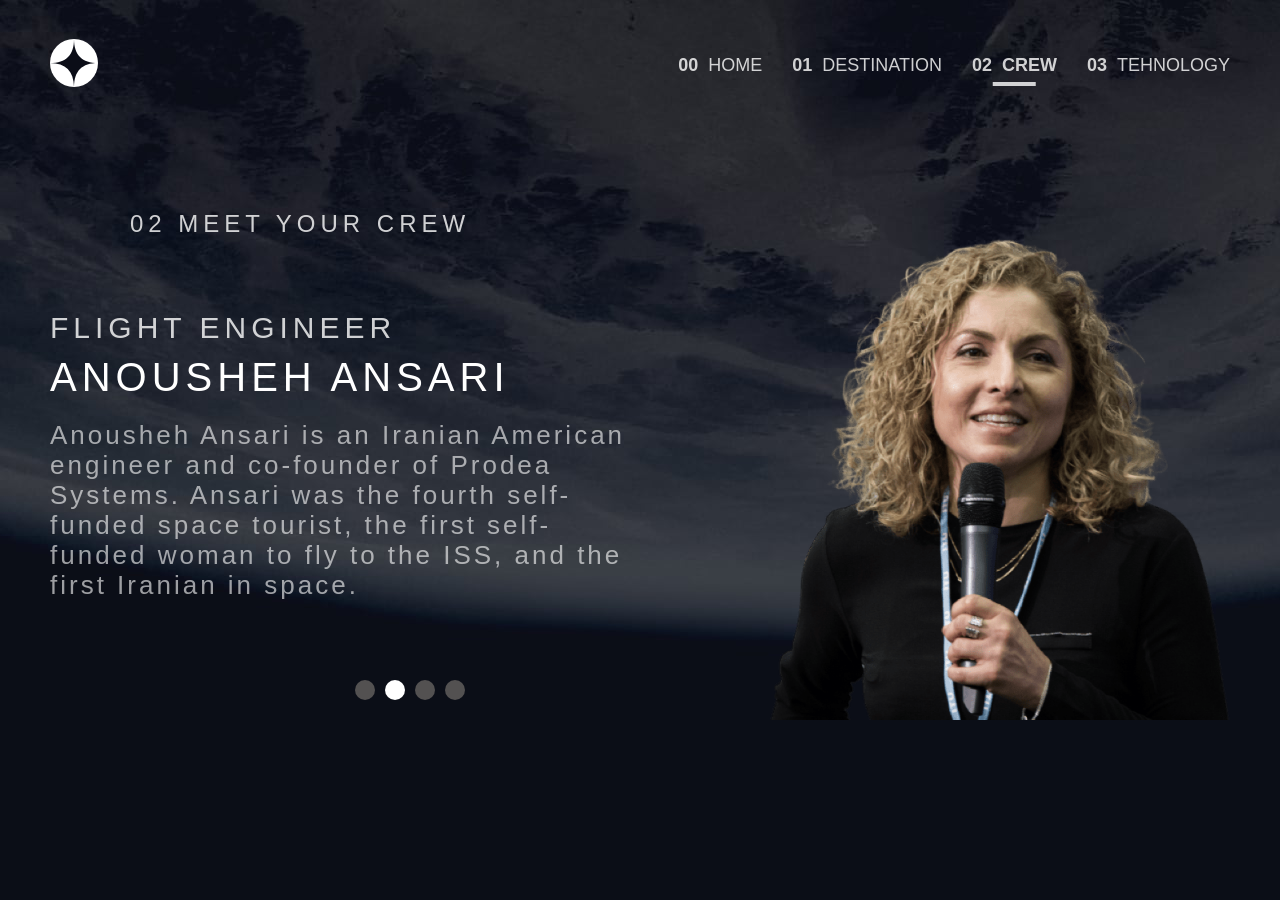
<file: crews.html>
<!DOCTYPE html>
<html lang="en">
<head>
    <meta charset="UTF-8">
    <meta name="viewport" content="width=device-width, initial-scale=1.0">
    <title>Document</title>
    <link rel="stylesheet" href="style.css">
</head>
<body>
    <div class="beans">

         <nav>

            <div class="im">
                <img src="image/logo.svg" alt="logo">
            </div>
            
            <div class="mon"> 
                  
            <div class="burger">
                <img src="image/icon-hamburger.svg" alt="humber">
            </div>
       
            <div class="you">
            <li>
                <a href="index.html">
                    <span class="o"><strong>00</strong></span> HOME
                </a> 
            </li>
                
            <li>
               <a href="mars.html">
               <span class="o"><strong>01</strong></span> DESTINATION
                    
                </a> 
            </li>

            <li>
                <a href="crews.html" >
                    <span class="o"><strong>02</strong></span> CREW   
                </a>
            </li>

            <li>
                 <a href="work.html">
                    <span class="o"><strong>03</strong></span> TEHNOLOGY
                </a>
            </li>
       </div>
        </div>        
        </nav>
        
        <p class="pop">02 MEET YOUR CREW</p>
        <div class="display"></div>
    </div>

    <script src="crew.js"></script>
    <script src="nav.js"></script>
</body>
</html>
</file>
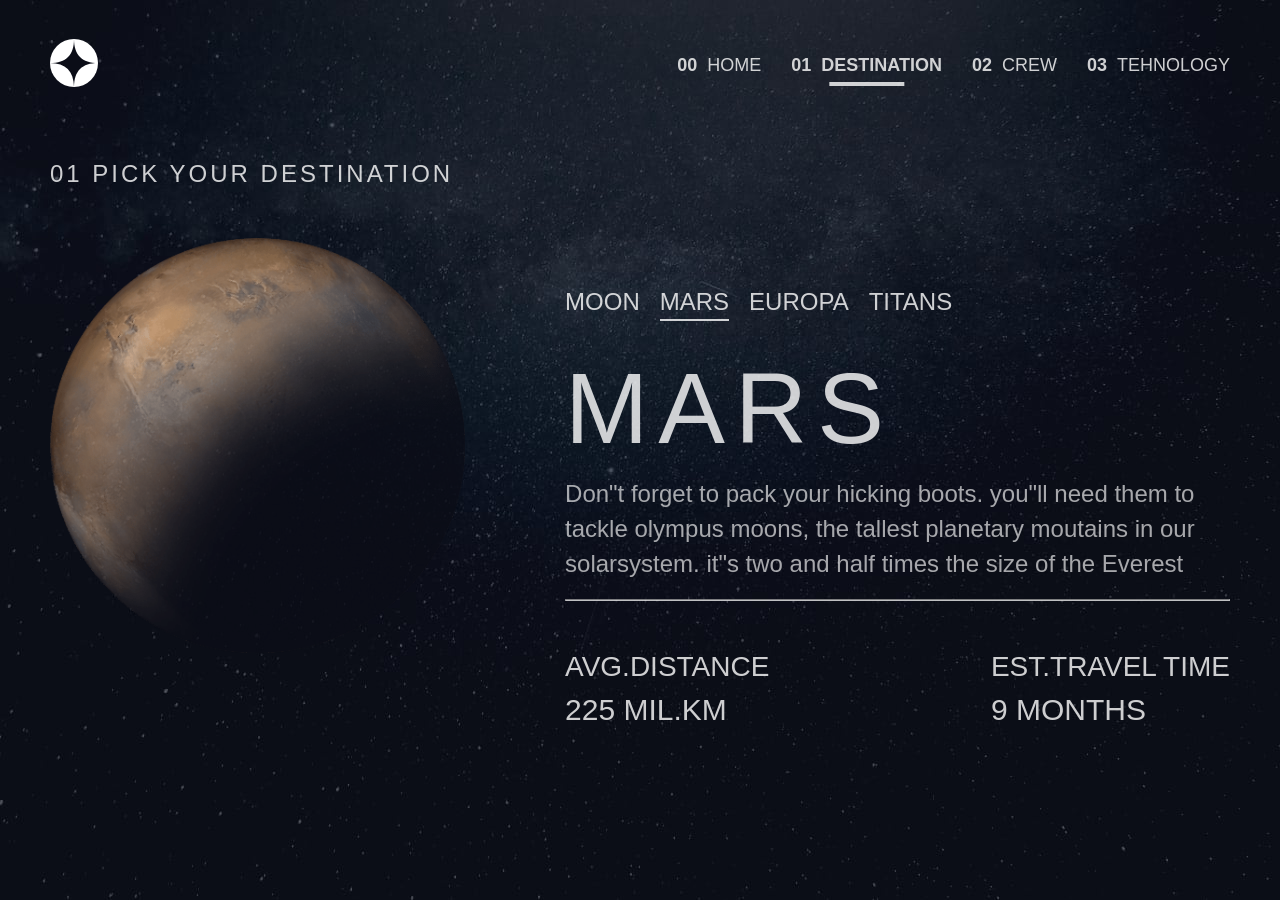
<file: mars.html>
<!DOCTYPE html>
<html lang="en">
<head>
    <meta charset="UTF-8">
    <meta name="viewport" content="width=device-width, initial-scale=1.0">
    <title>Document</title>
    <link rel="stylesheet" href="style.css">
</head>
<body>
    <div class="hold">
         <nav class="kis">

            <div class="im">
                <img src="image/logo.svg" alt="logo">
            </div>
            
            <div class="mon">
                
            <div class="burger">
                <img src="image/icon-hamburger.svg" alt="humber">
            </div>
       
            <div class="you">
            <li>
                <a href="index.html">
                    <span class="o"><strong>00</strong></span> HOME
                </a> 
            </li>
                
            <li>
               <a href="mars.html">
               <span class="o"><strong>01</strong></span> DESTINATION
                    
                </a> 
            </li>

            <li>
                <a href="crews.html">
                    <span class="o"><strong>02</strong></span> CREW   
                </a>
            </li>

            <li>
                 <a href="work.html">
                    <span class="o"><strong>03</strong></span> TEHNOLOGY
                </a>
            </li>
       </div>
        </div>        
        </nav>
        <div class="yes">
            
                <span class="pick">01 PICK YOUR DESTINATION</span>
    
                <div class="sho">
                     <div class="age">
                <img src="image/image-mars.png" alt="image" class="imgs">
                     </div>
                
             <div class="snail">
                            <div class="bes">
                <button id="but" class="tab">MOON</button>
                <button id="bit" class="tab active">MARS</button>
                 <button id="bot" class="tab">EUROPA</button>
                <button id="buts" class="tab">TITANS</button>
            </div>
            <div class="show"></div>
             </div>
            

                </div>
           
        </div>

    </div>
    <script src="script.js"></script>
    <script src="nav.js"></script>
</body>
</html>
</file>
<file: style.css>
* {
    margin: 0;
    padding: 0;
    box-sizing: border-box;
}


body{
    margin: 0;
    padding: 0;
    box-sizing: border-box;
    color: white;
    font-family: sans-serif;
}
.holder{
    min-height: 100vh;
    background-image: url('image/background-home-mobile.jpg');
    padding:20px 20px;
    background-size: cover;
    background-position: center;
    display: flex;
    flex-direction: column;
    width: 100%;
   height: auto;
   text-align: center;
    overflow-x: hidden;
    
}
@keyframes lefts{
    from{
        transform: translateX(-100%)
    }to{
        transform: translateX(0);
    }
}
@keyframes side{
    from{
        transform: translateX(100%)
    }to{
        transform: translateX(0);
    }
}
@keyframes slid{
    from{
        transform: translateY(-100%)
    }to{
        transform: translateY(0);
    }
}
@keyframes right{
    from{
        transform: translateX(100%);
        
    }to{
        transform: translateX(0);
    }
}
@keyframes down{
    from{
        transform: translateY(100%)
    }to{
        transform: translateY(0);
    }
}
@keyframes slids{
    from{
        transform: translateX(-100%);
        opacity:0;
    }to{
        transform: translateX(0);
        opacity: 1;
    }
}
nav{
    display: flex;
    justify-content: space-between;
    word-spacing: 10px;
    align-items: center;
    font-size: 18px;
    margin-bottom: 50px;
}
.you li {
  list-style: none;
  display: inline-block;
  position: relative;
  
}
.you a {
  position: relative;
  text-decoration: none;
  color: white;
  font-weight: 400;
  transition: color 0.3s ease;
  
}

.you a::after {
  content: '';
  position: absolute;
  bottom: -10px;
  left: 50%;
  transform: translateX(-50%);
  height: 4px;
  width: 0%;
  background-color: white;
  transition: width 0.3s ease;
}
.you a.active::after {
  width: 50%;
  background-color: white;
}
.you a.active {
  color: white;
  font-weight: 600;
}
.you a:hover::after {
  width: 50%;
}


.burger {
  width: 50px;
  cursor: pointer;
  z-index: 1000;
  display: block;
}
.you {
  position: fixed;
  bottom: 0;
  top: 0;
  right: 0;
  width: 80%; /* wider, responsive */
  max-width: 300px; /* caps width on larger mobiles */
  background-image: url('image/background-destination-mobile.jpg');
  background-size: cover;
  background-position: center;
  flex-direction: column;
  gap: 50px; /* slightly smaller gap to fit items */
  display: flex;
  padding-top: 150px; /* reduce padding for small screens */
  padding-left: 20px;
  text-align: center;
opacity: 0.8;
  border-radius: 10px 0 0 10px;
  text-align: start;
  z-index: 1000;
  transition: transform 0.4s ease, opacity 0.4s ease;
  transform: translateX(100%);
  opacity: 0;
  pointer-events: auto;
  overflow-y: auto; /* allows scrolling if content is taller than viewport */
}


.mon{
    display: flex;
    flex-direction: column;
}
.burger{
    display: block;
    position: relative;
    z-index: 1100;
}
    .div{
    display: flex;
    flex-direction: column;
    align-items: center;
    text-align: center; 
    margin-bottom: 50px;
}
.so{
    font-size: 22px; 
    letter-spacing: 2px;
    padding-bottom: 15px;
    opacity: 0.8;
}
.one{
    font-size: 20px;
    padding-top: 20px;
    line-height: 30px;
    text-align: center;
    opacity: 0.8;
    margin-bottom: 0px;
}

.two{
    display: flex;
    margin-top: 20px;
    align-items: center;
    flex-direction: column;
    animation-name: slid;
    animation-duration: 1s;
    animation-fill-mode: forwards;
    margin-bottom: 20px;
    }
    .space{
    font-size: 50px;
    letter-spacing: 5px;
    margin: 0;
}
.ex{
    background-color: white;
    padding: 150px;
    height: 120px;
    width: 120px;
    margin: 0 auto;
    border: none;
    border-radius: 50%;
    align-items: center;
    justify-content: center;
    display: flex;
    cursor: pointer;
    font-size: 18px;
    letter-spacing: 3px;
}
.hold{
    background-image: url('image/background-destination-mobile.jpg');
    color: white;
    background-size: cover;
    background-position: center;
    padding: 20px 20px;
min-height: 100vh;

    width: 100%;
    overflow-x: hidden;
}
.pick{
    font-size: 18px;
    opacity: 0.8;
    white-space: nowrap;
    letter-spacing: 3px;
     position: relative;  
     text-align: center;
     margin-top: 20px; 
}
.yes{
    margin-top: 50px;
}
.sho{
    display: flex;
    flex-direction: column;
    justify-content: center;
    padding-top: 50px;
    opacity: 0.8;
   
}

.age{
    width: 100%; 
    animation-name:slids ;
    display: flex;
    align-items: center;
    justify-content: center;
    animation-duration: 2s;
    overflow: hidden;
    animation-fill-mode: forwards;
    animation-timing-function: cubic-bezier(0, .77, 1, 1);
}

.bes{
    display: flex;
    gap:20px;
    margin-top: 50px;
    justify-content: center;
   align-items: center;
   flex-wrap: nowrap;
}
.you.show {
  transform: translateX(0);
  opacity: 1;
  display: flex;
  pointer-events: auto;
}

.tab {
  background: none;
  border: none;
  color: white;
  font-size: 18px;
  cursor: pointer;
  padding-bottom: 5px;
  position: relative;
  transition: color 0.3s ease;
}

.tab::after {
  content: "";
  position: absolute;
  left: 0;
  bottom: 0;
  width: 0%;
  height: 2px;
  background-color: white;
  transition: width 0.3s ease;
}
.tab.active::after {
  width: 100%;
}

.an{
    display: flex;
    flex-direction: column;
    align-items: center;
}
.nis{
    display: flex;
    justify-content: space-between;
    margin-top: 50px;
    align-items: center;
}
.bl{
    display: flex;
    flex-direction: column;
    gap: 10px;
}
.num{
    font-size: 24px;
}

.cl{
    font-size: 50px;
    margin-bottom: 10px;
    letter-spacing: 10px;
    margin-top: 30px;
    color: white;
    opacity: 2;
}
.stor{
    line-height: 35px;
    font-size: 20px;
    text-align: center;
    opacity: 0.8;
}
.beans{
   background-image: url('image/background-crew-mobile.jpg');
    color: #ffffff;
min-height: 100vh;

    background-size: cover;
    background-position: center;
    padding:20px 20px;
    width: 100%;
    overflow-x: hidden;
    display: flex;
    flex-direction: column;
    background-repeat: no-repeat;
  
}
.js{
    display: flex;
    flex-direction: column;
    align-items: center;
}
.ss{
    font-size: 24px;
    opacity: 0.8;
    letter-spacing: 5px;
    margin-top: 50px;
    white-space: nowrap;
    
}

.a{
    font-size: 25px;
    letter-spacing: 5px;
    padding-top: 10px;
    padding-bottom: 20px;
    white-space: nowrap;
}

.word{
    font-size: 24px;
    text-align: center;
    line-height: 25px;
    letter-spacing: 3px;
    padding-bottom: 100px;
    opacity: 0.6;
    
}
.display{
    display: flex;
    flex-direction: column-reverse;
    padding: 0px;
    align-items: center;
    margin-top: 50px;
     animation-name: down; 
    animation-duration: 2s;
    animation-fill-mode: forwards;

}
.lop{
    display: flex;
    gap: 20px;
    
    flex-direction: column-reverse;
    align-items: center;
    
}
.box {
  display: flex;
  gap: 10px;
  margin-top: 30px;
  align-items: center;
  justify-content: center;
}
.tabs{
   background: rgb(83, 81, 81);
  border: none;
  cursor: pointer;
  position: relative;
  padding: 10px;
  width: 20px;
  height: 20px;
  border-radius: 50%;
  transition: color 0.3s ease;
}


.tabs:hover{
background-color: white
}

.tabs.active {
  background-color: white;
  color: black;
}

/*
.tabs {
  background: white;
  border: none;
  cursor: pointer;
  position: relative;
  padding: 5px;
  width: 15px;
  height: 15px;
  border-radius: 50%;
  transition: color 0.3s ease;
}

.tabs::after {
  content: "";
  position: absolute;
  bottom: 0;
  left: 0;
  top: 30px;
  height: 3px;
  width: 0%;
  background-color: white;
  transition: width 0.3s ease;
}

.tabs.active::after {
  width: 100%;
  margin: 0 auto;
}
*/
.ima{
    width: 100%;
}
.age .imgs {
    width: 80%; /* ensure it fits mobile */
    max-width: 300px;
    height: auto;
}
.pop{
    font-size: 25px;
    margin-top: 50px;
    opacity: 0.8;
    letter-spacing: 5px;
     position: relative;   
}

.four{
   background-image: url('image/background-technology-mobile.jpg');
    color: white;
    background-size: cover;
    background-position: center;
    min-height: 100vh;

    padding:20px 20px;
    width: 100%;  
    overflow-x: hidden;
}
.vie{
    display: flex;
    flex-direction: column-reverse;
    padding: 0px;
    align-items: center;
    justify-content: center;
    gap: 20px;
    
}
.jos{
    display: flex;
    flex-direction: row;
    gap: 50px;
    margin-bottom: 30px;
    margin-top: 50px;
    align-items: center;
    justify-content: center;
}

.tas{
    padding: 15px 20px;
    background-color: red;
    text-align: center;
    justify-content: center;
    display: flex;
    font-size: 18px;
    
    color: white;
    border: 1px solid rgb(59, 56, 56);
    background-color: inherit;
    border-radius: 50%;
    cursor: pointer;
    position: relative;
    transition: color 0.3s ease, background-color 0.3s ease;
}


.tas:hover{
background-color: rgba(255, 255, 255, 0.1);
}

.tas.active {
  background-color: white;
  color: black;
}
.six{
    display: flex;
    flex-direction: column;
    align-items: center;
}
.snail{
    animation-name: right;
    animation-duration: 2s;
    animation-fill-mode: forwards;
    animation-timing-function: cubic-bezier(0, .77, 1, 1);
}
.pls{
    font-size: 20px;
    line-height: 1.5;
    opacity: 0.7;
    text-align: center;
}
.tec{
    
    margin-bottom: 10px;
    white-space: nowrap;
    letter-spacing: 5px;
    max-width: 100%;
    width: fit-content;
    font-size: 30px;
}
.the{
    font-size: 15px;
    opacity: 0.5;
    margin-bottom: 10px;
    white-space: nowrap;
    margin-top: 20px;
}
.five{
    display: flex;
    flex-direction: column;
    align-items: center;

    animation-name:side ;
    animation-duration: 2s;
    animation-fill-mode: forwards;
    animation-timing-function: cubic-bezier(0, .77, 1, 1);
    position: relative;
}
 .o{
    display: none;
  }  
  .seven{
        animation-name: lefts;
    position: relative;
    animation-duration: 2s;
    animation-fill-mode: forwards;
    text-align: center;
    animation-duration: 2s;
    animation-fill-mode: forwards;
    animation-timing-function: cubic-bezier(0, .77, 1, 1);
}

.tru{
    width: 100%;
    max-width: 400px;
    display: block;
    margin: 0 auto;
  
}
@media (min-width:768px) {
    .holder{
    background-image: url('image/background-home-tablet.jpg');
    padding:20px 50px;
    background-size: cover;
    background-position: center;
    width: 100%;
    min-height: 100vh;

    
}
.cl{
    font-size: 70px;
}
.tab{
    font-size: 24px;
}

.pick{
    font-size: 24px;
}
.burger{
    display: none;
}
.you a{
    align-items: center;
  display: flex;
  flex-direction: row;
}
.you{
    display: flex;
    position: static;
    transform: none;
    align-items: center;
    opacity: 1;
    flex-direction: row;
    background: none;
    width: 100%;
    margin-top: 0px;
    padding-top: 0px;
    height: 10vh;
    max-width: 100%;
    pointer-events: auto;
    background-image: none;
}

a{
    opacity: 0.8;
}
.space{
    font-size: 150px;
}
   
   .so{
    padding-bottom: 0px;
   }
   .one{
    font-size: 24px;
    width: 75%;
    line-height: 1.9;
    
   } 
   .stor{
    width: 80%;
    font-size: 24px;
   }
   .word{
    width: 80%;
    opacity: 0.6;
    line-height: 1.6;
    font-size: 26px;
   }
   .hold{
    background-image: url('image/background-destination-tablet.jpg');
    color: white;
     min-height: 100vh;
    padding: 20px 50px;
    width: 100%;
}
.a{
    font-size: 50px;
}
.beans{
   background-image: url('image/background-crew-tablet.jpg');
    color: #ffffff;
min-height: 100vh;
    padding:20px 50px;
    flex-direction: column;
    width: 100%;
}
.four{
   background-image: url('image/background-technology-tablet.jpg');
    color: white;   
    min-height: 100vh;

    padding: 20px 50px;
    width: 100%;  
}
.seven{
    text-align: center;

}
.bl{
    font-size: 28px;
}
.tru{
    width: 100%;
    margin: 0 auto;
    height: auto;
}
.tec{
    font-size: 40px;
}
.div{
    margin-bottom: 200px;
}
.age{
    margin-bottom: 100px;
}
.five{
    margin-top: 100px;
}
.seven{
    margin-top: 50px;
}
}  
 


@media (min-width:1024px){
    .holder{
    background-image: url('image/background-home-desktop.jpg');
    padding:20px 50px;
    background-size: cover;
    background-position: center;
    display: flex;
    flex-direction: column;
    width: 100%;
   min-height: 100vh;
    overflow-x: hidden;
}
.you a{
    align-items: center;
  display: flex;
  flex-direction: row;
}

.you{
    display: flex;
    position: static;
    transform: none;
    opacity: 1;
    height: 10vh;
    flex-direction: row;
    background: none;
    width: 100%;
    margin-top: 0px;
    align-items: center;
    padding-top: 0px;
    gap: 30px;
    max-width: 100%;
}
nav{
    margin-top: 0;
    
}
a{
    opacity: 0.8;
    display: flex;
    gap: 10px;
}
.space{
    font-size: 120px;
}
.age .imgs{
    width: 100%;

}

.two{
    display: flex;
    justify-content: space-between;
    text-align: center;
    flex-direction: row;
    align-items: center;
    margin-top: 100px;
    margin-bottom: 20px;
  
}
.one{
    text-align: start;
    line-height: 1.4;
    opacity: 0.7;
    font-size: 24px;
}
.div{
   display: flex; 
   flex-direction: column;
   align-items: start;
   width:100%;
   margin-left: 0px;
   margin-right: 0px;
   margin-bottom: 0px;
   text-align: center;
}
.so{
word-spacing: 10px;
text-align: center;
}
.hold{
    background-image: url('image/background-destination-desktop.jpg');
    color: white;
    min-height: 100vh;

    padding: 20px 50px;
    width: 100%;
   background-size: cover;
   background-position: center; 
}
.sho{
    display: flex;
    flex-direction: row;
    justify-content: space-between;
}
.an{
    display: flex;
    flex-direction: column;
    align-items: start;
}
.stor{
    text-align: start; 
    font-size: 24px;
    width: 100%;
}
.cl{
    font-size: 100px;
}
.show{
    width: 100%;

}

.bes{
   display: flex;
   margin-top: 0px;
   align-items: start;
   justify-content: start;
   text-align: start;
}
.num{
    font-size: 30px;
}
.o{
    display: block;
}
.sho{
    gap: 100px;
}
.ss{
    font-size: 30px;
}
.display{
    display: flex;
    flex-direction: row;
    justify-content: center;
    margin-top: 0px; 
    align-items: center;
   
    margin-bottom: 100px;

}
.pop{
    padding-left: 80px;
    font-size: 24px;
}
.lop{
    display: flex;
    flex-direction: column;
    justify-content: space-between;
    gap: 0px;

}
.beans{
   background-image:url('image/background-crew-desktop.jpg');
    color: #ffffff;
   display: flex;
 
   min-height: 100vh;
    width: 100%;
    padding:20px 50px;
    background-size: cover;
   background-position: center;
}
.js{
    display: flex;
    width: 100%;
    max-width: 900px;
    margin: 0 auto;
    flex-direction: column;
    align-items: start;
}
.word{
    text-align: start;
    line-height: 30px;
    padding-bottom: 50px;
}
.a{
    font-size: 40px;
}
.box {
  display: flex;
  gap: 10px;
  align-items: start;
  justify-content: start;
}
.seven{
    text-align: center;
}

.vie{
    display: flex;
    flex-direction: row;
    gap: 50px;
    align-items: center;
    padding: 0px 20px;
    justify-content: space-between;
}
.age .imgs {
    width: 100%; /* ensure it fits mobile */
    max-width: 500px;
    height: auto;
}
.snail{
    margin-top: 50px;
}
.jos{
    display: flex;
    flex-direction: column;
    gap: 50px;
    margin-bottom: 30px;
    margin-top: 50px;
    align-items: center;
    justify-content: center;
}

.tru{
    width: 100%;
    margin: 0 auto;
    max-width: 600px;
}
    
.five{
    display: flex;
    flex-direction: row;
    gap: 50px;
    align-items: center;
    width: 100%;
    justify-content: space-between;
    margin: 0 auto;
}
.six{
    align-items: start;
  width: 100%;
  margin: 0 auto;
}
.pls{
    text-align: start;
    font-size: 24px;
}
.four{
   background-image: url('image/background-technology-desktop.jpg');
    color: white;
    min-height: 100vh;
    padding:20px 50px;
    background-size: cover;
    background-position: center;
    width: 100%;  
}
}
</file>
